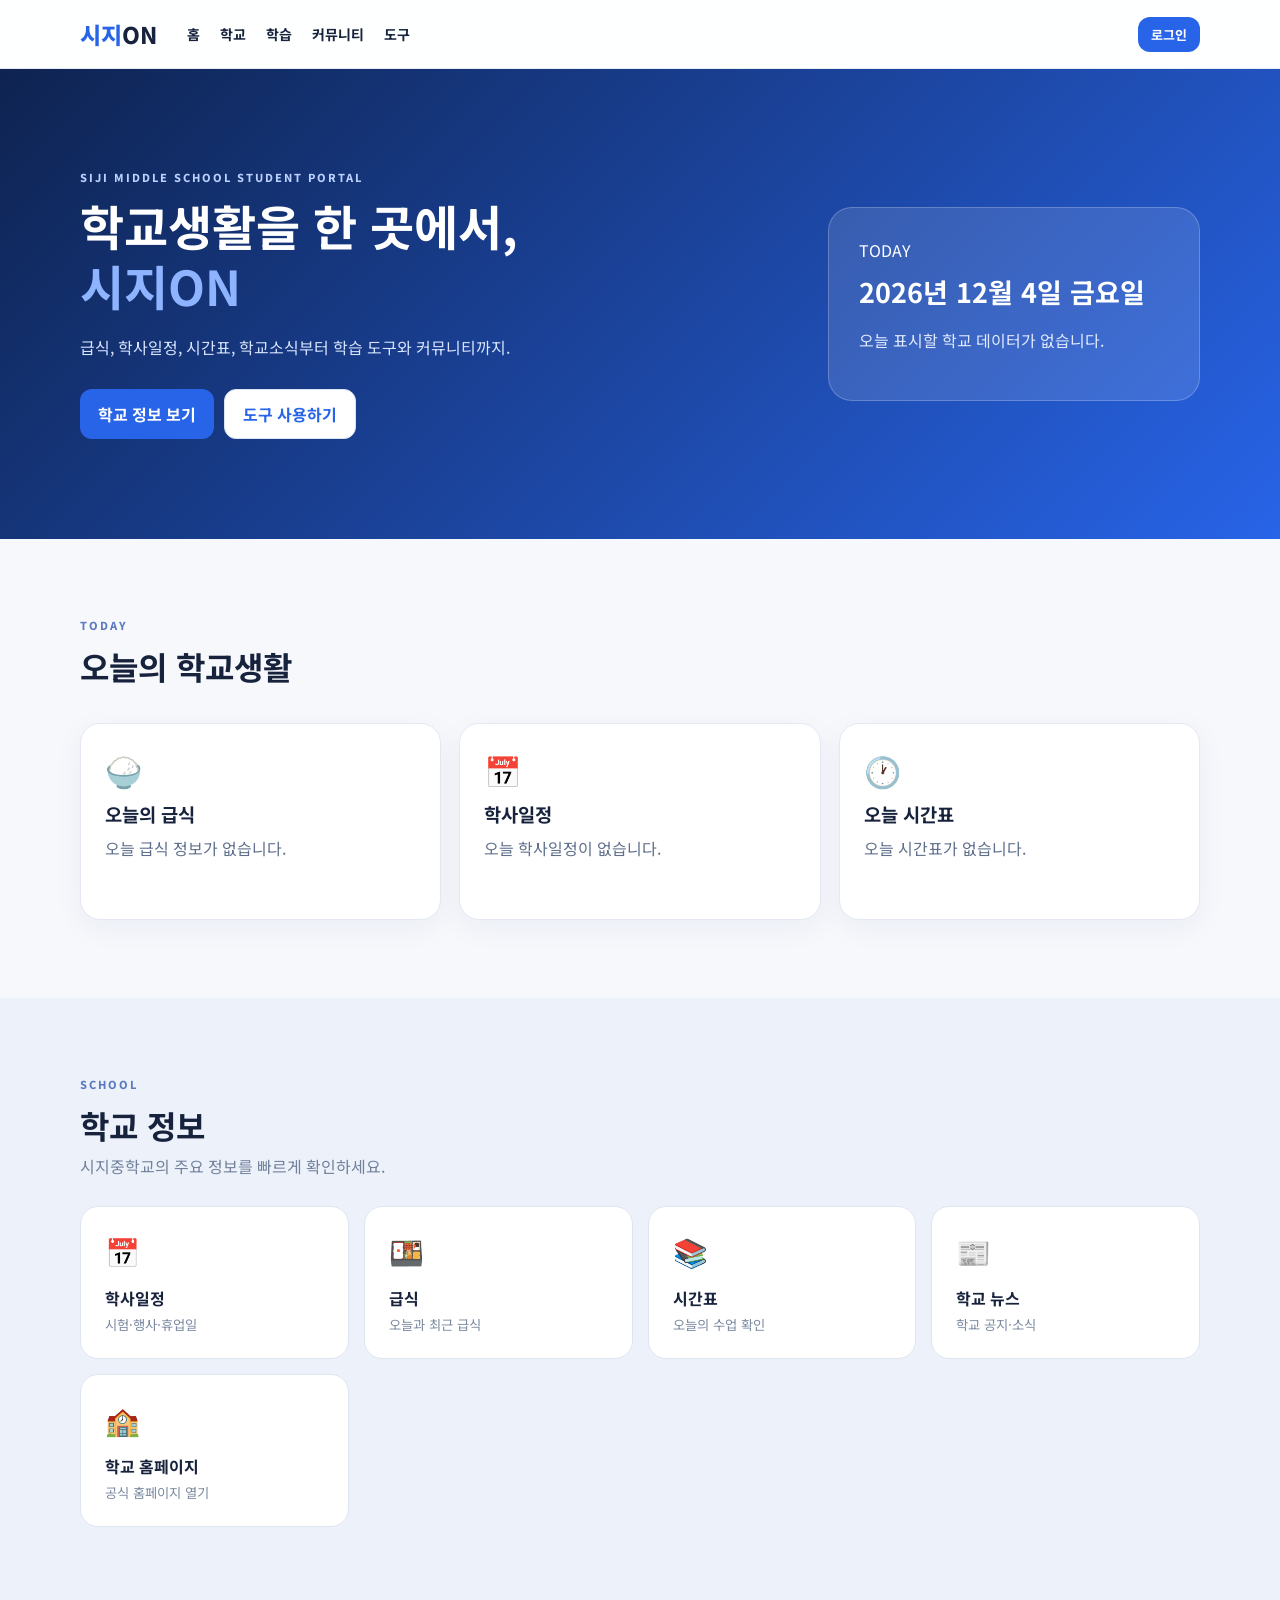
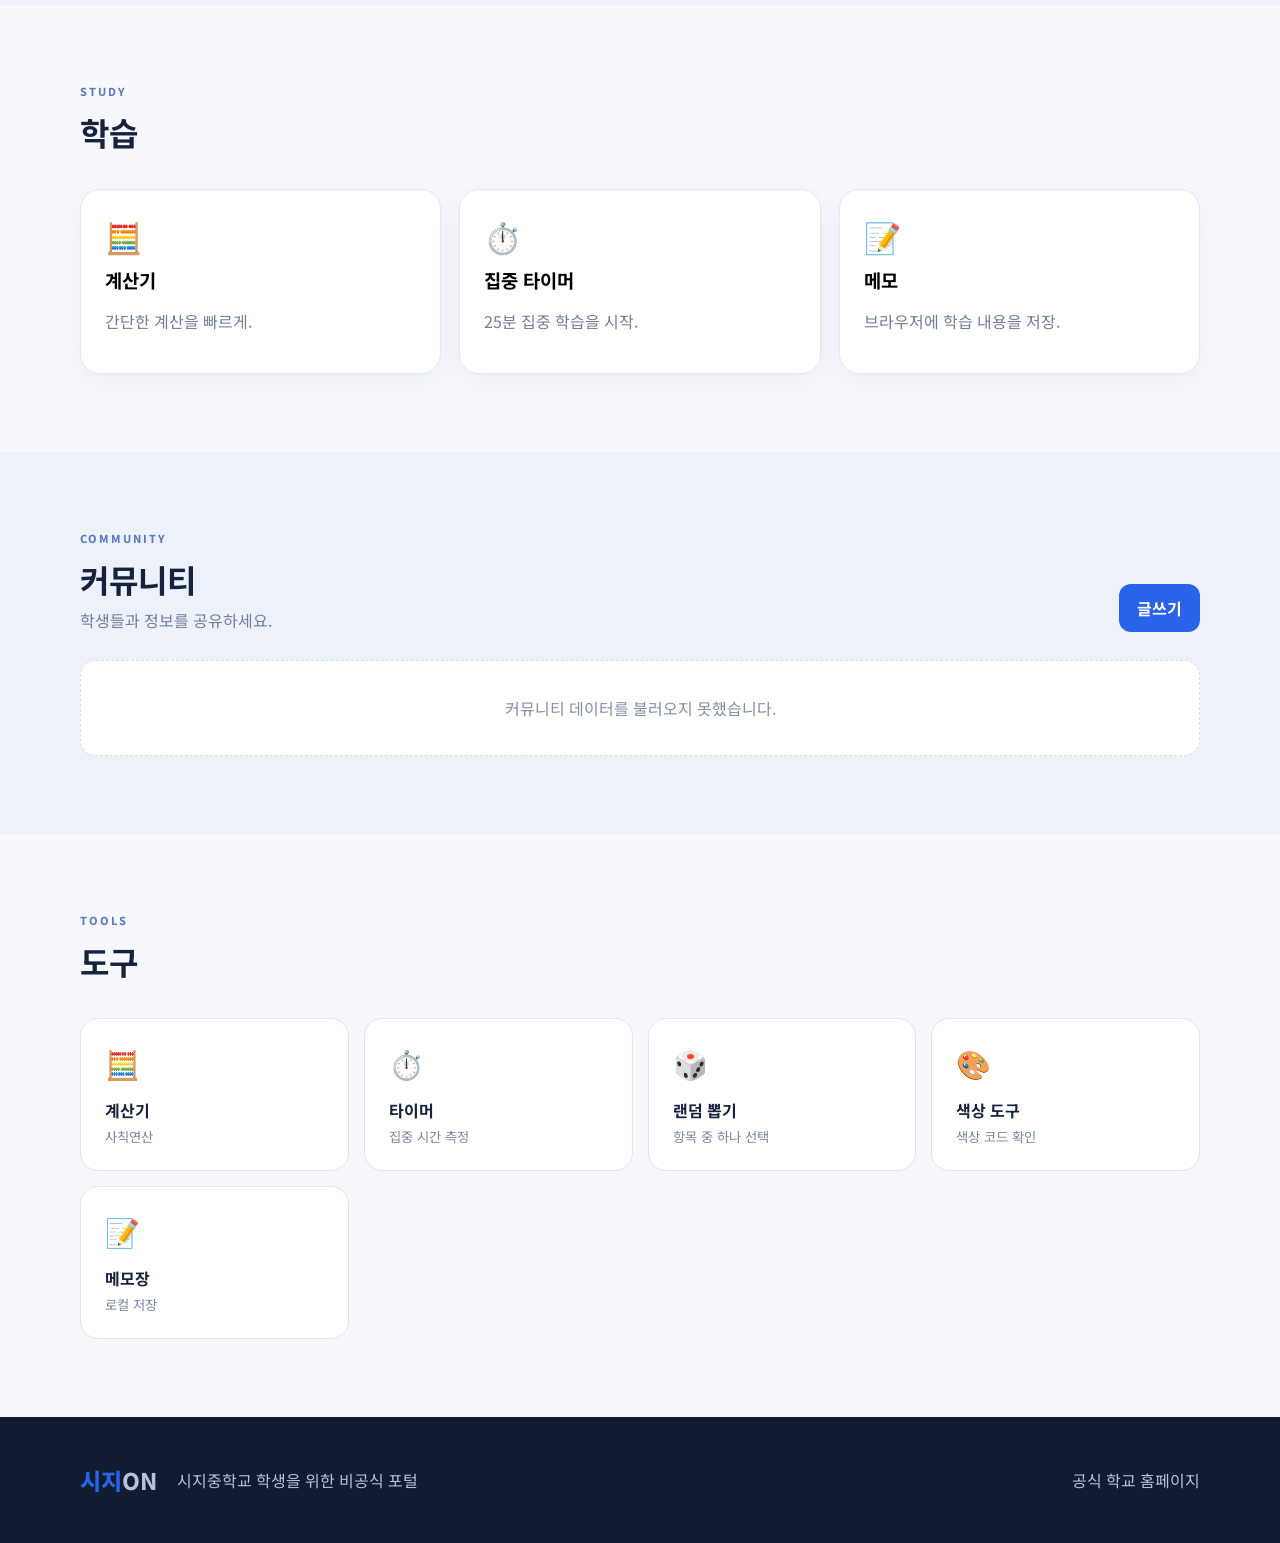
<file: index.html>
<!doctype html><html lang="ko"><head><meta charset="utf-8"><meta name="viewport" content="width=device-width,initial-scale=1"><title>시지ON | 시지중학교 학생 포털</title><link rel="stylesheet" href="./style.css"></head><body>
<header class="header"><div class="wrap nav"><a class="logo" href="#home"><span>시지</span>ON</a><nav><a href="#home">홈</a><a href="#school">학교</a><a href="#study">학습</a><a href="#community">커뮤니티</a><a href="#tools">도구</a></nav><div class="account"><span id="userState"></span><button id="loginBtn" class="btn small">로그인</button></div></div></header>
<main><section id="home" class="hero"><div class="wrap hero-inner"><div><p class="eyebrow">SIJI MIDDLE SCHOOL STUDENT PORTAL</p><h1>학교생활을 한 곳에서,<br><strong>시지ON</strong></h1><p class="hero-text">급식, 학사일정, 시간표, 학교소식부터 학습 도구와 커뮤니티까지.</p><div class="hero-actions"><a href="#school" class="btn">학교 정보 보기</a><a href="#tools" class="btn ghost">도구 사용하기</a></div></div><div class="hero-card"><div class="live">TODAY</div><h3 id="todayDate">오늘</h3><p id="heroSummary">학교 데이터를 불러오는 중...</p></div></div></section>
<section class="section"><div class="wrap"><div class="section-title"><div><p class="eyebrow">TODAY</p><h2>오늘의 학교생활</h2></div></div><div class="cards three"><article class="card"><div class="icon">🍚</div><h3>오늘의 급식</h3><div id="meal" class="data-box">불러오는 중...</div></article><article class="card"><div class="icon">📅</div><h3>학사일정</h3><div id="schedule" class="data-box">불러오는 중...</div></article><article class="card"><div class="icon">🕐</div><h3>오늘 시간표</h3><div id="timetable" class="data-box">불러오는 중...</div></article></div></div></section>
<section id="school" class="section alt"><div class="wrap"><div class="section-title"><div><p class="eyebrow">SCHOOL</p><h2>학교 정보</h2><p>시지중학교의 주요 정보를 빠르게 확인하세요.</p></div></div><div class="feature-grid"><button class="feature" onclick="openData('schedule')"><span>📅</span><b>학사일정</b><small>시험·행사·휴업일</small></button><button class="feature" onclick="openData('meal')"><span>🍱</span><b>급식</b><small>오늘과 최근 급식</small></button><button class="feature" onclick="openData('timetable')"><span>📚</span><b>시간표</b><small>오늘의 수업 확인</small></button><button class="feature" onclick="openNews()"><span>📰</span><b>학교 뉴스</b><small>학교 공지·소식</small></button><a class="feature" target="_blank" href="https://siji.dge.ms.kr/sijim/main.do"><span>🏫</span><b>학교 홈페이지</b><small>공식 홈페이지 열기</small></a></div></div></section>
<section id="study" class="section"><div class="wrap"><div class="section-title"><div><p class="eyebrow">STUDY</p><h2>학습</h2></div></div><div class="cards three"><button class="card action-card" onclick="openTool('calculator')"><div class="icon">🧮</div><h3>계산기</h3><p>간단한 계산을 빠르게.</p></button><button class="card action-card" onclick="openTool('timer')"><div class="icon">⏱️</div><h3>집중 타이머</h3><p>25분 집중 학습을 시작.</p></button><button class="card action-card" onclick="openTool('notes')"><div class="icon">📝</div><h3>메모</h3><p>브라우저에 학습 내용을 저장.</p></button></div></div></section>
<section id="community" class="section alt"><div class="wrap"><div class="section-title"><div><p class="eyebrow">COMMUNITY</p><h2>커뮤니티</h2><p>학생들과 정보를 공유하세요.</p></div><button class="btn" onclick="openPost()">글쓰기</button></div><div id="posts" class="posts"><div class="empty">게시글을 불러오는 중...</div></div></div></section>
<section id="tools" class="section"><div class="wrap"><div class="section-title"><div><p class="eyebrow">TOOLS</p><h2>도구</h2></div></div><div class="feature-grid"><button class="feature" onclick="openTool('calculator')"><span>🧮</span><b>계산기</b><small>사칙연산</small></button><button class="feature" onclick="openTool('timer')"><span>⏱️</span><b>타이머</b><small>집중 시간 측정</small></button><button class="feature" onclick="openTool('random')"><span>🎲</span><b>랜덤 뽑기</b><small>항목 중 하나 선택</small></button><button class="feature" onclick="openTool('color')"><span>🎨</span><b>색상 도구</b><small>색상 코드 확인</small></button><button class="feature" onclick="openTool('notes')"><span>📝</span><b>메모장</b><small>로컬 저장</small></button></div></div></section></main>
<footer><div class="wrap footer"><div class="logo"><span>시지</span>ON</div><p>시지중학교 학생을 위한 비공식 포털</p><a href="https://siji.dge.ms.kr/sijim/main.do" target="_blank">공식 학교 홈페이지</a></div></footer>
<div id="modal" class="modal" onclick="if(event.target===this)closeModal()"><div class="modal-box"><button class="close" onclick="closeModal()">×</button><div id="modalContent"></div></div></div><script src="./config.js"></script><script src="./app.js"></script></body></html>
</file>
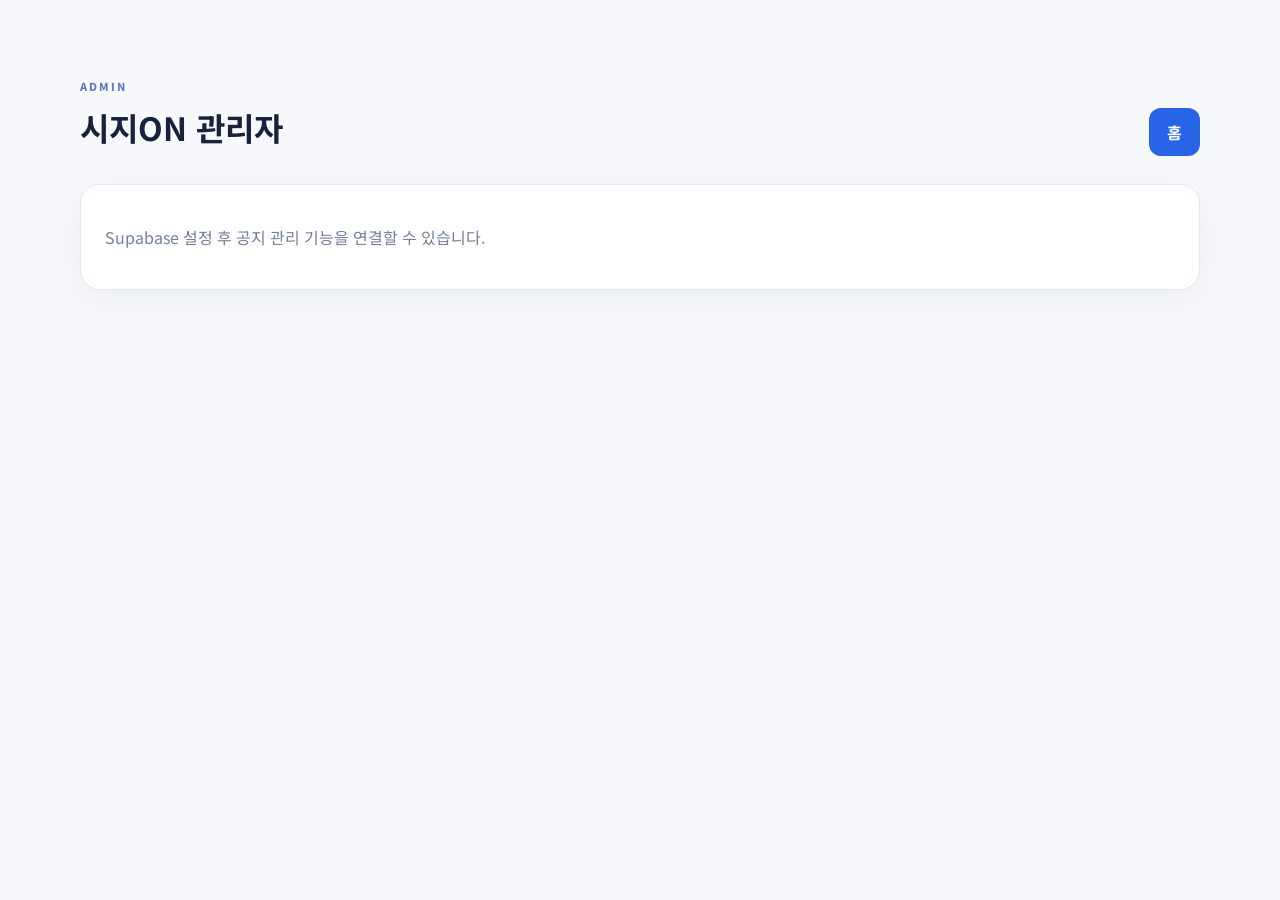
<file: admin.html>
<!doctype html><html lang="ko"><head><meta charset="utf-8"><meta name="viewport" content="width=device-width,initial-scale=1"><title>시지ON 관리자</title><link rel="stylesheet" href="./style.css"></head><body><main class="section"><div class="wrap"><div class="section-title"><div><p class="eyebrow">ADMIN</p><h2>시지ON 관리자</h2></div><a class="btn" href="./index.html">홈</a></div><div class="card"><p>Supabase 설정 후 공지 관리 기능을 연결할 수 있습니다.</p></div></div></main></body></html>
</file>
<file: style.css>
@import url('https://fonts.googleapis.com/css2?family=Noto+Sans+KR:wght@400;500;700;800&display=swap');*{box-sizing:border-box}html{scroll-behavior:smooth}body{margin:0;font-family:"Noto Sans KR",sans-serif;color:#17233d;background:#f6f8fc}a{text-decoration:none;color:inherit}button{font:inherit;cursor:pointer}.wrap{width:min(1120px,calc(100% - 32px));margin:auto}.header{position:sticky;top:0;z-index:20;background:rgba(255,255,255,.9);backdrop-filter:blur(16px);border-bottom:1px solid #e7ebf3}.nav{height:68px;display:flex;align-items:center;gap:30px}.logo{font-weight:800;font-size:23px}.logo span{color:#2864e8}.nav nav{display:flex;gap:20px;font-size:14px;font-weight:700;flex:1}.nav nav a:hover{color:#2864e8}.account{display:flex;gap:10px;align-items:center}.btn{display:inline-flex;border:0;border-radius:12px;padding:12px 18px;background:#2864e8;color:white;font-weight:700;align-items:center;justify-content:center}.btn.ghost{background:white;color:#2864e8;border:1px solid #dbe3f3}.btn.small{padding:8px 13px;font-size:13px}.hero{background:linear-gradient(135deg,#0e2350,#2864e8);color:white;min-height:470px;display:flex;align-items:center}.hero-inner{display:grid;grid-template-columns:1.5fr .8fr;gap:50px;align-items:center}.eyebrow{font-size:11px;letter-spacing:2px;font-weight:800;color:#5c7ac1;margin:0 0 10px}.hero .eyebrow{color:#bcd1ff}.hero h1{font-size:48px;line-height:1.25;margin:0 0 18px}.hero h1 strong{color:#8eb4ff}.hero-text{color:#d9e5ff;line-height:1.8}.hero-actions{display:flex;gap:10px;margin-top:28px}.hero-card{background:rgba(255,255,255,.12);border:1px solid rgba(255,255,255,.22);border-radius:24px;padding:30px}.hero-card h3{font-size:27px;margin:10px 0}.hero-card p{color:#e1eaff;line-height:1.7}.section{padding:78px 0}.section.alt{background:#edf2fa}.section-title{display:flex;justify-content:space-between;align-items:end;margin-bottom:28px}.section-title h2{font-size:32px;margin:0 0 6px}.section-title p:not(.eyebrow){color:#71809b;margin:0}.cards{display:grid;gap:18px}.cards.three{grid-template-columns:repeat(3,1fr)}.card{background:white;border:1px solid #e3e8f1;border-radius:20px;padding:24px;box-shadow:0 8px 30px rgba(25,48,90,.05)}.card h3{margin:8px 0}.card p{color:#71809b}.icon{font-size:30px}.data-box{min-height:60px;color:#5f6f8b;line-height:1.7}.feature-grid{display:grid;grid-template-columns:repeat(4,1fr);gap:15px}.feature{border:1px solid #dfe5ef;background:white;border-radius:18px;padding:24px;text-align:left;color:#17233d;transition:.2s}.feature:hover{transform:translateY(-3px);border-color:#9db8f5}.feature span{display:block;font-size:28px;margin-bottom:15px}.feature b,.feature small{display:block}.feature small{margin-top:5px;color:#7b89a0}.action-card{width:100%;text-align:left}.posts{display:grid;gap:12px}.post{background:white;border:1px solid #e1e6ef;border-radius:16px;padding:18px}.post h3{margin:0 0 7px}.post p{white-space:pre-wrap;color:#66758e}.empty{padding:35px;text-align:center;color:#8290a7;background:white;border-radius:16px;border:1px dashed #d7deea}footer{background:#111b31;color:#b8c2d6;padding:35px 0}.footer{display:flex;align-items:center;gap:20px}.footer p{flex:1}.modal{display:none;position:fixed;inset:0;background:rgba(8,17,37,.55);z-index:50;padding:20px;align-items:center;justify-content:center}.modal.show{display:flex}.modal-box{width:min(680px,100%);max-height:90vh;overflow:auto;background:white;border-radius:22px;padding:28px;position:relative}.close{position:absolute;right:18px;top:12px;border:0;background:none;font-size:30px;color:#68758b}.tool-input{width:100%;padding:12px;border:1px solid #d7deea;border-radius:10px;margin:8px 0 12px}.tool-result{padding:15px;background:#f2f5fa;border-radius:12px;min-height:45px}.news-item{padding:15px 0;border-bottom:1px solid #e7ebf2}.news-item a{color:#1f5fe0;font-weight:700}.timer{font-size:52px;font-weight:800;text-align:center;margin:25px}.tool-actions{display:flex;gap:8px}.tool-actions button{border:0;border-radius:10px;padding:10px 14px;background:#2864e8;color:white}@media(max-width:850px){.nav nav{display:none}.hero-inner{grid-template-columns:1fr}.hero{padding:70px 0}.hero h1{font-size:38px}.cards.three{grid-template-columns:1fr}.feature-grid{grid-template-columns:repeat(2,1fr)}.footer{flex-wrap:wrap}}@media(max-width:500px){.feature-grid{grid-template-columns:1fr}.section{padding:55px 0}.hero-actions{flex-direction:column}}
</file>
